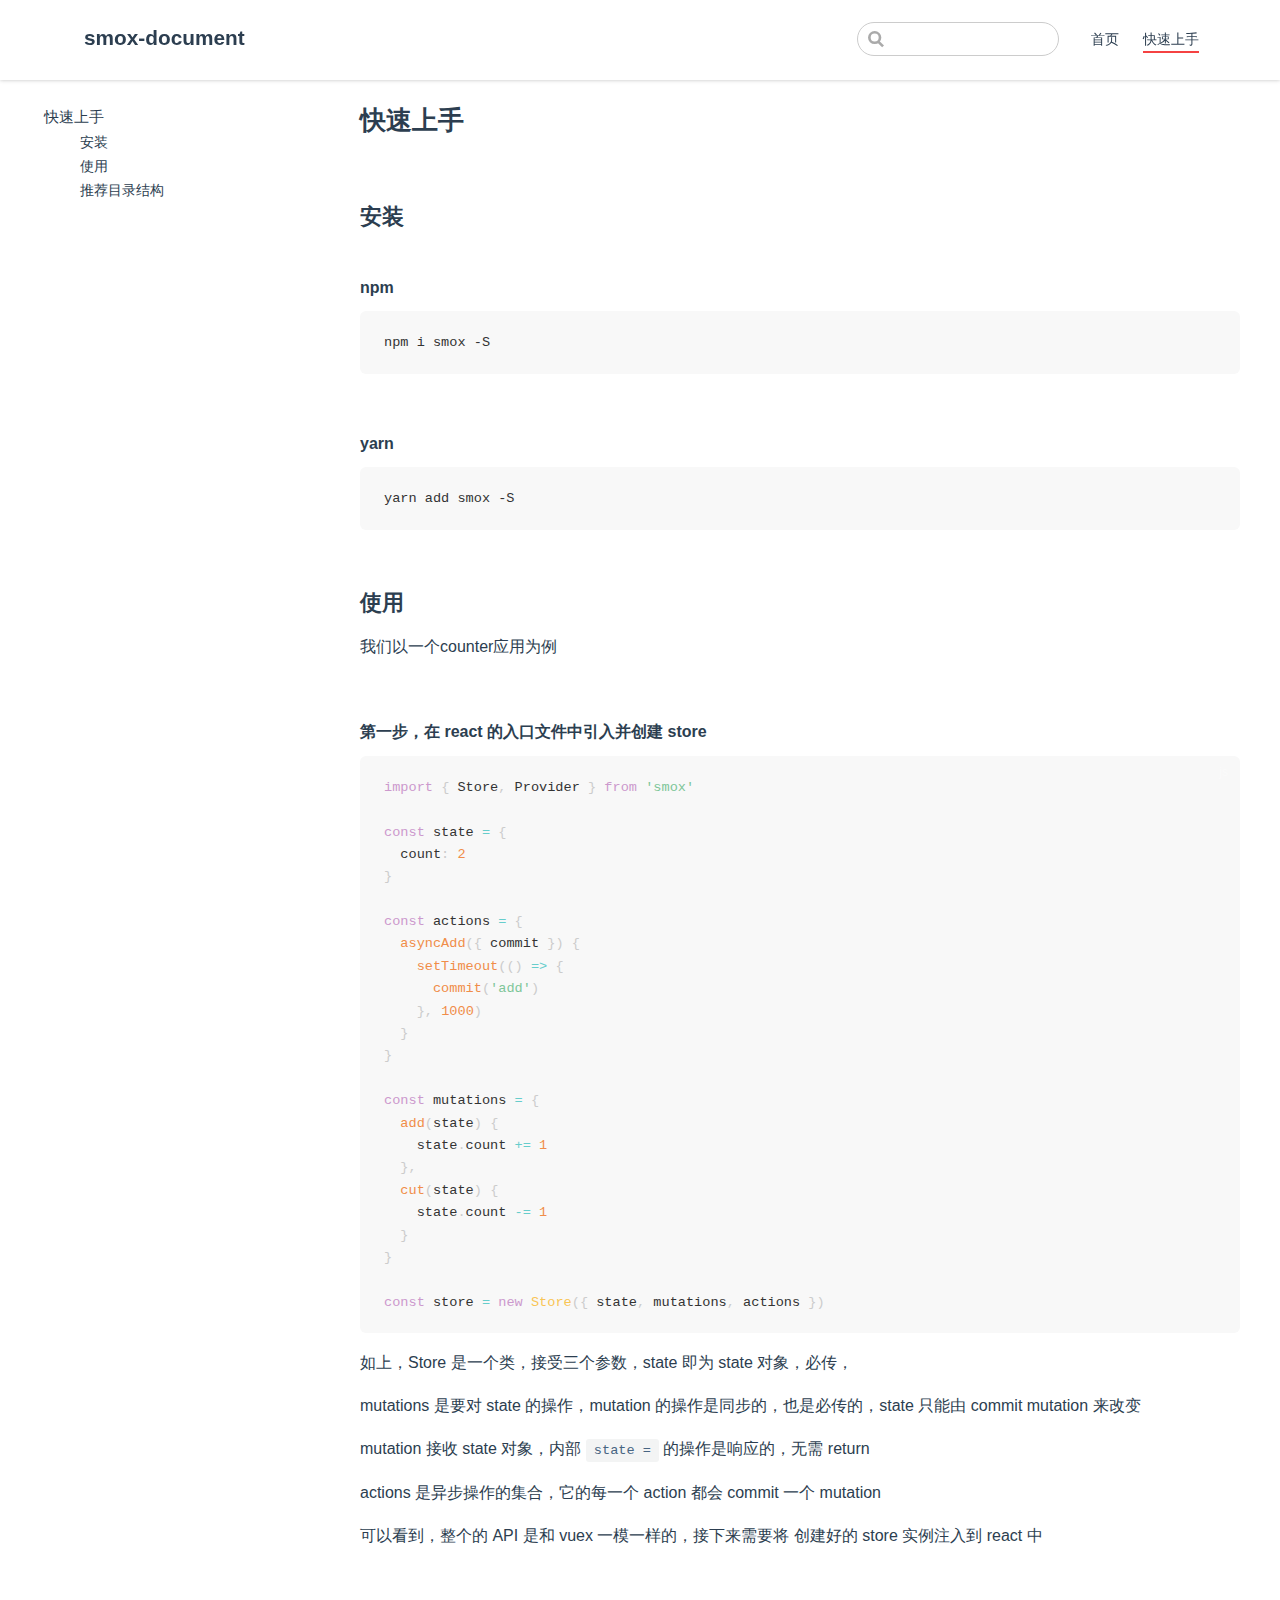
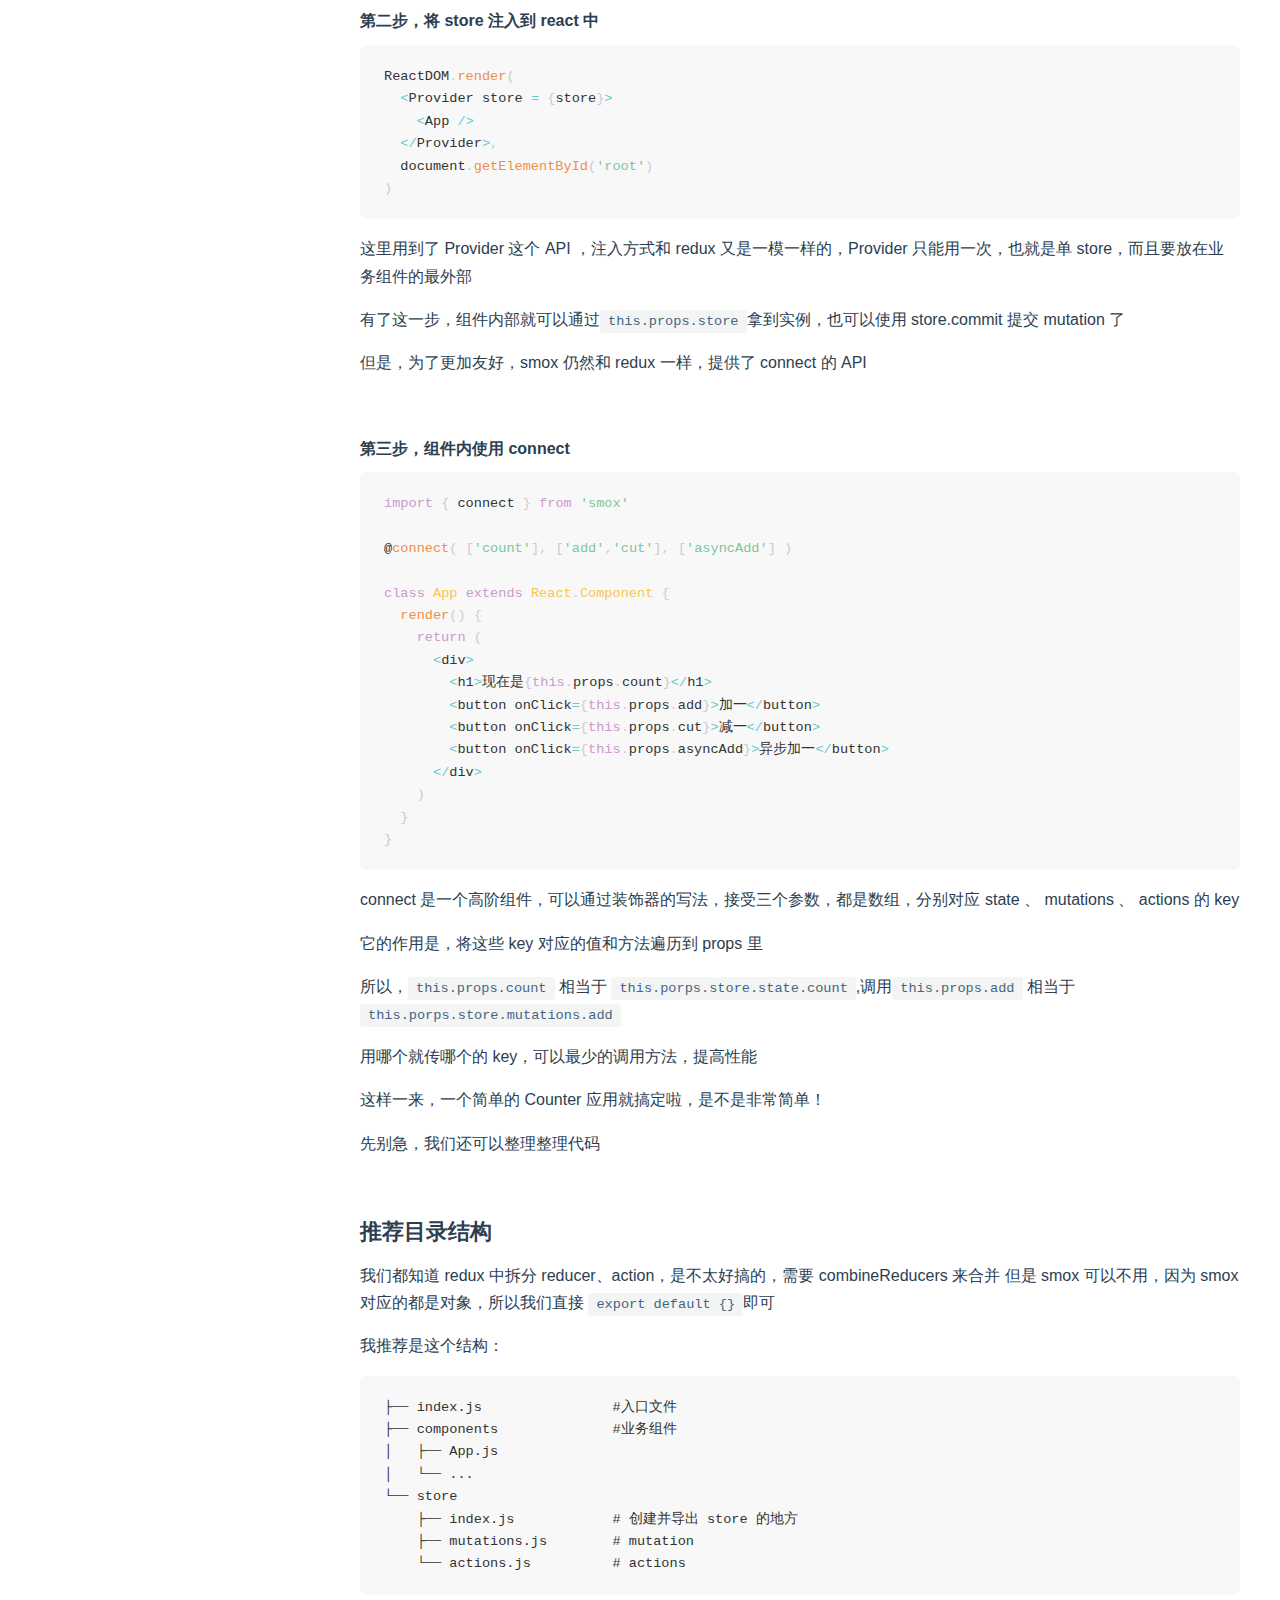
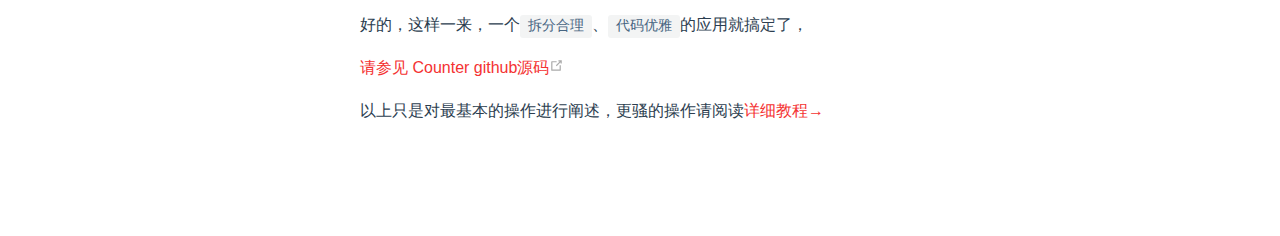
<file: quickstart/index.html>
<!DOCTYPE html>
<html lang="en-US">
  <head>
    <meta charset="utf-8">
    <meta name="viewport" content="width=device-width,initial-scale=1">
    <title>快速上手 | smox-document</title>
    <meta name="description" content="smox docs">
    
    
    <link rel="preload" href="/assets/css/2.styles.7179e3a3.css" as="style"><link rel="preload" href="/assets/js/app.c0069fe3.js" as="script"><link rel="preload" href="/assets/js/0.6d137161.js" as="script"><link rel="prefetch" href="/assets/js/1.d8e14167.js">
    <link rel="stylesheet" href="/assets/css/2.styles.7179e3a3.css">
  </head>
  <body>
    <div id="app" data-server-rendered="true"><div class="theme-container"><header class="navbar"><div class="sidebar-button"><svg xmlns="http://www.w3.org/2000/svg" aria-hidden="true" role="img" viewBox="0 0 448 512" class="icon"><path fill="currentColor" d="M436 124H12c-6.627 0-12-5.373-12-12V80c0-6.627 5.373-12 12-12h424c6.627 0 12 5.373 12 12v32c0 6.627-5.373 12-12 12zm0 160H12c-6.627 0-12-5.373-12-12v-32c0-6.627 5.373-12 12-12h424c6.627 0 12 5.373 12 12v32c0 6.627-5.373 12-12 12zm0 160H12c-6.627 0-12-5.373-12-12v-32c0-6.627 5.373-12 12-12h424c6.627 0 12 5.373 12 12v32c0 6.627-5.373 12-12 12z"></path></svg></div><a href="/" class="home-link router-link-active"><!----><span class="site-name">
      smox-document
    </span></a><div class="links"><div class="search-box"><input aria-label="Search" autocomplete="off" spellcheck="false" value=""><!----></div><nav class="nav-links can-hide"><div class="nav-item"><a href="/" class="nav-link">首页</a></div><div class="nav-item"><a href="/quickstart/" class="nav-link router-link-exact-active router-link-active">快速上手</a></div><div class="nav-item"><a href="https://github.com/132yse/smox" target="_blank" rel="noopener noreferrer" class="nav-link external">
  Github
  <svg xmlns="http://www.w3.org/2000/svg" aria-hidden="true" x="0px" y="0px" viewBox="0 0 100 100" width="15" height="15" class="icon outbound"><path fill="currentColor" d="M18.8,85.1h56l0,0c2.2,0,4-1.8,4-4v-32h-8v28h-48v-48h28v-8h-32l0,0c-2.2,0-4,1.8-4,4v56C14.8,83.3,16.6,85.1,18.8,85.1z"></path><polygon fill="currentColor" points="45.7,48.7 51.3,54.3 77.2,28.5 77.2,37.2 85.2,37.2 85.2,14.9 62.8,14.9 62.8,22.9 71.5,22.9"></polygon></svg></a></div><!----></nav></div></header><div class="sidebar-mask"></div><div class="sidebar"><nav class="nav-links"><div class="nav-item"><a href="/" class="nav-link">首页</a></div><div class="nav-item"><a href="/quickstart/" class="nav-link router-link-exact-active router-link-active">快速上手</a></div><div class="nav-item"><a href="https://github.com/132yse/smox" target="_blank" rel="noopener noreferrer" class="nav-link external">
  Github
  <svg xmlns="http://www.w3.org/2000/svg" aria-hidden="true" x="0px" y="0px" viewBox="0 0 100 100" width="15" height="15" class="icon outbound"><path fill="currentColor" d="M18.8,85.1h56l0,0c2.2,0,4-1.8,4-4v-32h-8v28h-48v-48h28v-8h-32l0,0c-2.2,0-4,1.8-4,4v56C14.8,83.3,16.6,85.1,18.8,85.1z"></path><polygon fill="currentColor" points="45.7,48.7 51.3,54.3 77.2,28.5 77.2,37.2 85.2,37.2 85.2,14.9 62.8,14.9 62.8,22.9 71.5,22.9"></polygon></svg></a></div><!----></nav><ul class="sidebar-links"><li><div class="sidebar-group first"><p class="sidebar-heading open"><span>快速上手</span><!----></p><ul class="sidebar-group-items"><li><a href="/quickstart/#快速上手" class="sidebar-link">快速上手</a><ul class="sidebar-sub-headers"><li class="sidebar-sub-header"><a href="/quickstart/#安装" class="sidebar-link">安装</a></li><li class="sidebar-sub-header"><a href="/quickstart/#使用" class="sidebar-link">使用</a></li><li class="sidebar-sub-header"><a href="/quickstart/#推荐目录结构" class="sidebar-link">推荐目录结构</a></li></ul></li></ul></div></li></ul></div><div class="page"><div class="content"><h2 id="快速上手"><a href="#快速上手" aria-hidden="true" class="header-anchor">#</a> 快速上手</h2><h3 id="安装"><a href="#安装" aria-hidden="true" class="header-anchor">#</a> 安装</h3><h4 id="npm"><a href="#npm" aria-hidden="true" class="header-anchor">#</a> npm</h4><div class="language-shell extra-class"><pre class="language-text"><code>npm i smox -S
</code></pre></div><h4 id="yarn"><a href="#yarn" aria-hidden="true" class="header-anchor">#</a> yarn</h4><div class="language-shell extra-class"><pre class="language-text"><code>yarn add smox -S
</code></pre></div><h3 id="使用"><a href="#使用" aria-hidden="true" class="header-anchor">#</a> 使用</h3><p>我们以一个counter应用为例</p><h4 id="第一步，在-react-的入口文件中引入并创建-store"><a href="#第一步，在-react-的入口文件中引入并创建-store" aria-hidden="true" class="header-anchor">#</a> 第一步，在 react 的入口文件中引入并创建 store</h4><div class="language-javascript extra-class"><pre class="language-javascript"><code><span class="token keyword">import</span> <span class="token punctuation">{</span> Store<span class="token punctuation">,</span> Provider <span class="token punctuation">}</span> <span class="token keyword">from</span> <span class="token string">'smox'</span>

<span class="token keyword">const</span> state <span class="token operator">=</span> <span class="token punctuation">{</span>
  count<span class="token punctuation">:</span> <span class="token number">2</span>
<span class="token punctuation">}</span>

<span class="token keyword">const</span> actions <span class="token operator">=</span> <span class="token punctuation">{</span>
  <span class="token function">asyncAdd</span><span class="token punctuation">(</span><span class="token punctuation">{</span> commit <span class="token punctuation">}</span><span class="token punctuation">)</span> <span class="token punctuation">{</span>
    <span class="token function">setTimeout</span><span class="token punctuation">(</span><span class="token punctuation">(</span><span class="token punctuation">)</span> <span class="token operator">=&gt;</span> <span class="token punctuation">{</span>
      <span class="token function">commit</span><span class="token punctuation">(</span><span class="token string">'add'</span><span class="token punctuation">)</span>
    <span class="token punctuation">}</span><span class="token punctuation">,</span> <span class="token number">1000</span><span class="token punctuation">)</span>
  <span class="token punctuation">}</span>
<span class="token punctuation">}</span>

<span class="token keyword">const</span> mutations <span class="token operator">=</span> <span class="token punctuation">{</span>
  <span class="token function">add</span><span class="token punctuation">(</span>state<span class="token punctuation">)</span> <span class="token punctuation">{</span>
    state<span class="token punctuation">.</span>count <span class="token operator">+=</span> <span class="token number">1</span>
  <span class="token punctuation">}</span><span class="token punctuation">,</span>
  <span class="token function">cut</span><span class="token punctuation">(</span>state<span class="token punctuation">)</span> <span class="token punctuation">{</span>
    state<span class="token punctuation">.</span>count <span class="token operator">-=</span> <span class="token number">1</span>
  <span class="token punctuation">}</span>
<span class="token punctuation">}</span>

<span class="token keyword">const</span> store <span class="token operator">=</span> <span class="token keyword">new</span> <span class="token class-name">Store</span><span class="token punctuation">(</span><span class="token punctuation">{</span> state<span class="token punctuation">,</span> mutations<span class="token punctuation">,</span> actions <span class="token punctuation">}</span><span class="token punctuation">)</span>
</code></pre></div><p>如上，Store 是一个类，接受三个参数，state 即为 state 对象，必传，</p><p>mutations 是要对 state 的操作，mutation 的操作是同步的，也是必传的，state 只能由 commit mutation 来改变</p><p>mutation 接收 state 对象，内部 <code>state =</code> 的操作是响应的，无需 return</p><p>actions 是异步操作的集合，它的每一个 action 都会 commit 一个 mutation</p><p>可以看到，整个的 API 是和 vuex 一模一样的，接下来需要将 创建好的 store 实例注入到 react 中</p><h4 id="第二步，将-store-注入到-react-中"><a href="#第二步，将-store-注入到-react-中" aria-hidden="true" class="header-anchor">#</a> 第二步，将 store 注入到 react 中</h4><div class="language-javascript extra-class"><pre class="language-javascript"><code>ReactDOM<span class="token punctuation">.</span><span class="token function">render</span><span class="token punctuation">(</span>
  <span class="token operator">&lt;</span>Provider store <span class="token operator">=</span> <span class="token punctuation">{</span>store<span class="token punctuation">}</span><span class="token operator">&gt;</span>
    <span class="token operator">&lt;</span>App <span class="token operator">/</span><span class="token operator">&gt;</span>
  <span class="token operator">&lt;</span><span class="token operator">/</span>Provider<span class="token operator">&gt;</span><span class="token punctuation">,</span>
  document<span class="token punctuation">.</span><span class="token function">getElementById</span><span class="token punctuation">(</span><span class="token string">'root'</span><span class="token punctuation">)</span>
<span class="token punctuation">)</span>
</code></pre></div><p>这里用到了 Provider 这个 API ，注入方式和 redux 又是一模一样的，Provider 只能用一次，也就是单 store，而且要放在业务组件的最外部</p><p>有了这一步，组件内部就可以通过<code>this.props.store</code>拿到实例，也可以使用 store.commit 提交 mutation 了</p><p>但是，为了更加友好，smox 仍然和 redux 一样，提供了 connect 的 API</p><h4 id="第三步，组件内使用-connect"><a href="#第三步，组件内使用-connect" aria-hidden="true" class="header-anchor">#</a> 第三步，组件内使用 connect</h4><div class="language-javascript extra-class"><pre class="language-javascript"><code><span class="token keyword">import</span> <span class="token punctuation">{</span> connect <span class="token punctuation">}</span> <span class="token keyword">from</span> <span class="token string">'smox'</span>

@<span class="token function">connect</span><span class="token punctuation">(</span> <span class="token punctuation">[</span><span class="token string">'count'</span><span class="token punctuation">]</span><span class="token punctuation">,</span> <span class="token punctuation">[</span><span class="token string">'add'</span><span class="token punctuation">,</span><span class="token string">'cut'</span><span class="token punctuation">]</span><span class="token punctuation">,</span> <span class="token punctuation">[</span><span class="token string">'asyncAdd'</span><span class="token punctuation">]</span> <span class="token punctuation">)</span>

<span class="token keyword">class</span> <span class="token class-name">App</span> <span class="token keyword">extends</span> <span class="token class-name">React<span class="token punctuation">.</span>Component</span> <span class="token punctuation">{</span>
  <span class="token function">render</span><span class="token punctuation">(</span><span class="token punctuation">)</span> <span class="token punctuation">{</span>
    <span class="token keyword">return</span> <span class="token punctuation">(</span>
      <span class="token operator">&lt;</span>div<span class="token operator">&gt;</span>
        <span class="token operator">&lt;</span>h1<span class="token operator">&gt;</span>现在是<span class="token punctuation">{</span><span class="token keyword">this</span><span class="token punctuation">.</span>props<span class="token punctuation">.</span>count<span class="token punctuation">}</span><span class="token operator">&lt;</span><span class="token operator">/</span>h1<span class="token operator">&gt;</span>
        <span class="token operator">&lt;</span>button onClick<span class="token operator">=</span><span class="token punctuation">{</span><span class="token keyword">this</span><span class="token punctuation">.</span>props<span class="token punctuation">.</span>add<span class="token punctuation">}</span><span class="token operator">&gt;</span>加一<span class="token operator">&lt;</span><span class="token operator">/</span>button<span class="token operator">&gt;</span>
        <span class="token operator">&lt;</span>button onClick<span class="token operator">=</span><span class="token punctuation">{</span><span class="token keyword">this</span><span class="token punctuation">.</span>props<span class="token punctuation">.</span>cut<span class="token punctuation">}</span><span class="token operator">&gt;</span>减一<span class="token operator">&lt;</span><span class="token operator">/</span>button<span class="token operator">&gt;</span>
        <span class="token operator">&lt;</span>button onClick<span class="token operator">=</span><span class="token punctuation">{</span><span class="token keyword">this</span><span class="token punctuation">.</span>props<span class="token punctuation">.</span>asyncAdd<span class="token punctuation">}</span><span class="token operator">&gt;</span>异步加一<span class="token operator">&lt;</span><span class="token operator">/</span>button<span class="token operator">&gt;</span>
      <span class="token operator">&lt;</span><span class="token operator">/</span>div<span class="token operator">&gt;</span>
    <span class="token punctuation">)</span>
  <span class="token punctuation">}</span>
<span class="token punctuation">}</span>
</code></pre></div><p>connect 是一个高阶组件，可以通过装饰器的写法，接受三个参数，都是数组，分别对应 state 、 mutations 、 actions 的 key</p><p>它的作用是，将这些 key 对应的值和方法遍历到 props 里</p><p>所以，<code>this.props.count</code> 相当于 <code>this.porps.store.state.count</code>,调用<code>this.props.add</code> 相当于 <code>this.porps.store.mutations.add</code></p><p>用哪个就传哪个的 key，可以最少的调用方法，提高性能</p><p>这样一来，一个简单的 Counter 应用就搞定啦，是不是非常简单！</p><p>先别急，我们还可以整理整理代码</p><h3 id="推荐目录结构"><a href="#推荐目录结构" aria-hidden="true" class="header-anchor">#</a> 推荐目录结构</h3><p>我们都知道 redux 中拆分 reducer、action，是不太好搞的，需要 combineReducers 来合并
但是 smox 可以不用，因为 smox 对应的都是对象，所以我们直接 <code>export default {}</code>即可</p><p>我推荐是这个结构：</p><div class="language-shell extra-class"><pre class="language-text"><code>├── index.js                #入口文件
├── components              #业务组件
│   ├── App.js 
│   └── ...
└── store
    ├── index.js            # 创建并导出 store 的地方
    ├── mutations.js        # mutation
    └── actions.js          # actions
</code></pre></div><p>好的，这样一来，一个<code>拆分合理</code>、<code>代码优雅</code>的应用就搞定了，</p><p><a href="https://github.com/132yse/smox-counter" target="_blank" rel="noopener noreferrer">请参见 Counter github源码<svg xmlns="http://www.w3.org/2000/svg" aria-hidden="true" x="0px" y="0px" viewBox="0 0 100 100" width="15" height="15" class="icon outbound"><path fill="currentColor" d="M18.8,85.1h56l0,0c2.2,0,4-1.8,4-4v-32h-8v28h-48v-48h28v-8h-32l0,0c-2.2,0-4,1.8-4,4v56C14.8,83.3,16.6,85.1,18.8,85.1z"></path><polygon fill="currentColor" points="45.7,48.7 51.3,54.3 77.2,28.5 77.2,37.2 85.2,37.2 85.2,14.9 62.8,14.9 62.8,22.9 71.5,22.9"></polygon></svg></a></p><p>以上只是对最基本的操作进行阐述，更骚的操作请阅读<a href="/guide/">详细教程→</a></p></div><div class="page-edit"><!----><!----></div><!----></div></div></div>
    <script src="/assets/js/0.6d137161.js" defer></script><script src="/assets/js/app.c0069fe3.js" defer></script>
  </body>
</html>
</file>
<file: assets/css/2.styles.7179e3a3.css>
.home{padding:3.6rem 2rem 0;max-width:960px;margin:0 auto}.home .hero{text-align:center}.home .hero img{max-height:280px;display:block;margin:3rem auto 1.5rem}.home .hero h1{font-size:3rem}.home .hero .action,.home .hero .description,.home .hero h1{margin:1.8rem auto}.home .hero .description{max-width:35rem;font-size:1.6rem;line-height:1.3;color:#6a8bad}.home .hero .action-button{display:inline-block;font-size:1.2rem;color:#fff;background-color:#f43232;padding:.8rem 1.6rem;border-radius:4px;transition:background-color .1s ease;box-sizing:border-box;border-bottom:1px solid #f31616}.home .hero .action-button:hover{background-color:#f54747}.home .features{border-top:1px solid #e3e3e3;padding:1.2rem 0;margin-top:2.5rem;display:flex;flex-wrap:wrap;align-items:flex-start;align-content:stretch;justify-content:space-between}.home .feature{flex-grow:1;flex-basis:30%;max-width:30%}.home .feature h2{font-size:1.4rem;font-weight:500;border-bottom:none;padding-bottom:0;color:#3a5169}.home .feature p{color:#4e6e8e}.home .footer{padding:2.5rem;border-top:1px solid #e3e3e3;text-align:center;color:#4e6e8e}@media (max-width:719px){.home .features{flex-direction:column}.home .feature{max-width:100%;padding:0 2.5rem}}@media (max-width:419px){.home{padding-left:1.5rem;padding-right:1.5rem}.home .hero img{max-height:210px;margin:2rem auto 1.2rem}.home .hero h1{font-size:2rem}.home .hero .action,.home .hero .description,.home .hero h1{margin:1.2rem auto}.home .hero .description{font-size:1.2rem}.home .hero .action-button{font-size:1rem;padding:.6rem 1.2rem}.home .feature h2{font-size:1.25rem}}.sidebar-button{display:none;width:1.25rem;height:1.25rem;position:absolute;padding:.6rem;top:.6rem;left:1rem}.sidebar-button .icon{display:block;width:1.25rem;height:1.25rem}@media (max-width:719px){.sidebar-button{display:block}}.search-box{display:inline-block;position:relative;margin-right:.5rem}.search-box input{cursor:text;width:10rem;color:#4e6e8e;display:inline-block;border:1px solid #ccc;border-radius:2rem;font-size:.9rem;line-height:2rem;padding:0 .5rem 0 2rem;outline:none;transition:all .2s ease;background:#fff url(/assets/img/search.83621669.svg) .6rem .5rem no-repeat;background-size:1rem}.search-box input:focus{cursor:auto;border-color:#f43232}.search-box .suggestions{background:#fff;width:20rem;position:absolute;top:1.5rem;border:1px solid #ccc;border-radius:6px;padding:.4rem;list-style-type:none}.search-box .suggestions.align-right{right:0}.search-box .suggestion{line-height:1.4;padding:.4rem .6rem;border-radius:4px;cursor:pointer}.search-box .suggestion a{color:#5d82a6}.search-box .suggestion a .page-title{font-weight:600}.search-box .suggestion a .header{font-size:.9em;margin-left:.25em}.search-box .suggestion.focused{background-color:#f3f4f5}.search-box .suggestion.focused a{color:#f43232}@media (max-width:959px){.search-box input{cursor:pointer;width:0;border-color:transparent;position:relative;left:1rem}.search-box input:focus{cursor:text;left:0;width:10rem}}@media (max-width:959px) and (min-width:719px){.search-box .suggestions{left:0}}@media (max-width:719px){.search-box{margin-right:0}.search-box .suggestions{right:0}}@media (max-width:419px){.search-box .suggestions{width:calc(100vw - 4rem)}.search-box input:focus{width:8rem}}.dropdown-enter,.dropdown-leave-to{height:0!important}.dropdown-wrapper .dropdown-title{display:block}.dropdown-wrapper .dropdown-title:hover{border-color:transparent}.dropdown-wrapper .dropdown-title .arrow{vertical-align:middle;margin-top:-1px;margin-left:.4rem}.dropdown-wrapper .nav-dropdown .dropdown-item{color:inherit;line-height:1.7rem}.dropdown-wrapper .nav-dropdown .dropdown-item h4{margin:.45rem 0 0;border-top:1px solid #eee;padding:.45rem 1.5rem 0 1.25rem}.dropdown-wrapper .nav-dropdown .dropdown-item .dropdown-subitem-wrapper{padding:0;list-style:none}.dropdown-wrapper .nav-dropdown .dropdown-item .dropdown-subitem-wrapper .dropdown-subitem{font-size:.9em}.dropdown-wrapper .nav-dropdown .dropdown-item a{display:block;line-height:1.7rem;position:relative;border-bottom:none;font-weight:400;margin-bottom:0;padding:0 1.5rem 0 1.25rem}.dropdown-wrapper .nav-dropdown .dropdown-item a.router-link-active,.dropdown-wrapper .nav-dropdown .dropdown-item a:hover{color:#f43232}.dropdown-wrapper .nav-dropdown .dropdown-item a.router-link-active:after{content:"";width:0;height:0;border-left:5px solid #f43232;border-top:3px solid transparent;border-bottom:3px solid transparent;position:absolute;top:calc(50% - 2px);left:9px}.dropdown-wrapper .nav-dropdown .dropdown-item:first-child h4{margin-top:0;padding-top:0;border-top:0}@media (max-width:719px){.dropdown-wrapper.open .dropdown-title{margin-bottom:.5rem}.dropdown-wrapper .nav-dropdown{transition:height .1s ease-out;overflow:hidden}.dropdown-wrapper .nav-dropdown .dropdown-item h4{border-top:0;margin-top:0;padding-top:0}.dropdown-wrapper .nav-dropdown .dropdown-item>a,.dropdown-wrapper .nav-dropdown .dropdown-item h4{font-size:15px;line-height:2rem}.dropdown-wrapper .nav-dropdown .dropdown-item .dropdown-subitem{font-size:14px;padding-left:1rem}}@media (min-width:719px){.dropdown-wrapper{height:1.8rem}.dropdown-wrapper:hover .nav-dropdown{display:block!important}.dropdown-wrapper .dropdown-title .arrow{border-left:4px solid transparent;border-right:4px solid transparent;border-top:6px solid #ccc;border-bottom:0}.dropdown-wrapper .nav-dropdown{display:none;height:auto!important;box-sizing:border-box;max-height:calc(100vh - 2.7rem);overflow-y:auto;position:absolute;top:100%;right:0;background-color:#fff;padding:.6rem 0;border:1px solid #ddd;border-bottom-color:#ccc;text-align:left;border-radius:.25rem;white-space:nowrap;margin:0}}.nav-links{display:inline-block}.nav-links a{line-height:1.4rem;color:inherit}.nav-links a.router-link-active,.nav-links a:hover{color:#f43232}.nav-links .nav-item{cursor:pointer;position:relative;display:inline-block;margin-left:1.5rem;line-height:2rem}.nav-links .repo-link{margin-left:1.5rem}@media (max-width:719px){.nav-links .nav-item,.nav-links .repo-link{margin-left:0}}@media (min-width:719px){.nav-links a.router-link-active,.nav-links a:hover{color:#2c3e50}.nav-item>a:not(.external).router-link-active,.nav-item>a:not(.external):hover{margin-bottom:-2px;border-bottom:2px solid #f54242}}.navbar{padding:.7rem 1.5rem;line-height:2.2rem;position:relative}.navbar a,.navbar img,.navbar span{display:inline-block}.navbar .logo{height:2.2rem;min-width:2.2rem;margin-right:.8rem;vertical-align:top}.navbar .site-name{font-size:1.3rem;font-weight:600;color:#2c3e50;position:relative}.navbar .links{font-size:.9rem;position:absolute;right:1.5rem;top:.7rem}@media (max-width:719px){.navbar{padding-left:4rem}.navbar .can-hide{display:none}}.page-edit,.page-nav{max-width:740px;margin:0 auto;padding:2rem 2.5rem}@media (max-width:959px){.page-edit,.page-nav{padding:2rem}}@media (max-width:419px){.page-edit,.page-nav{padding:1.5rem}}.page{padding-bottom:2rem}.page-edit{padding-top:1rem;padding-bottom:1rem;overflow:auto}.page-edit .edit-link{display:inline-block}.page-edit .edit-link a{color:#4e6e8e;margin-right:.25rem}.page-edit .last-updated{float:right;font-size:.9em}.page-edit .last-updated .prefix{font-weight:500;color:#4e6e8e}.page-edit .last-updated .time{font-weight:400;color:#aaa}.page-nav{padding-top:1rem;padding-bottom:0}.page-nav .inner{min-height:2rem;margin-top:0;border-top:1px solid #e3e3e3;padding-top:1rem;overflow:auto}.page-nav .next{float:right}@media (max-width:719px){.page-edit .edit-link{margin-bottom:.5rem}.page-edit .last-updated{font-size:.8em;float:none;text-align:left}}.sidebar .sidebar-sub-headers{padding-left:1rem;font-size:.95em}a.sidebar-link{font-weight:400;display:inline-block;color:#2c3e50;border-left:.25rem solid transparent;padding:.35rem 1rem .35rem 1.25rem;line-height:1.4;width:100%;box-sizing:border-box}a.sidebar-link:hover{color:#f43232}a.sidebar-link.active{font-weight:600;color:#f43232;border-left-color:#f43232}.sidebar-group a.sidebar-link{padding-left:2rem}.sidebar-sub-headers a.sidebar-link{padding-top:.25rem;padding-bottom:.25rem;border-left:none}.sidebar-sub-headers a.sidebar-link.active{font-weight:500}.sidebar-group:not(.first){margin-top:1em}.sidebar-group .sidebar-group{padding-left:.5em}.sidebar-group:not(.collapsable) .sidebar-heading{cursor:auto;color:inherit}.sidebar-heading{color:#999;transition:color .15s ease;cursor:pointer;font-size:1.1em;font-weight:700;padding:0 1.5rem;margin-top:0;margin-bottom:.5rem}.sidebar-heading.open,.sidebar-heading:hover{color:inherit}.sidebar-heading .arrow{position:relative;top:-.12em;left:.5em}.sidebar-heading:.open .arrow{top:-.18em}.sidebar-group-items{transition:height .1s ease-out;overflow:hidden}.sidebar ul{padding:0;margin:0;list-style-type:none}.sidebar a{display:inline-block}.sidebar .nav-links{display:none;border-bottom:1px solid #e3e3e3;padding:.5rem 0 .75rem 0}.sidebar .nav-links a{font-weight:600}.sidebar .nav-links .nav-item,.sidebar .nav-links .repo-link{display:block;line-height:1.25rem;font-size:1.1em;padding:.5rem 0 .5rem 1.5rem}.sidebar .sidebar-links{padding:1.5rem 0}@media (max-width:719px){.sidebar .nav-links{display:block}.sidebar .nav-links .dropdown-wrapper .nav-dropdown .dropdown-item a.router-link-active:after{top:calc(1rem - 2px)}.sidebar .sidebar-links{padding:1rem 0}}code[class*=language-],pre[class*=language-]{color:#ccc;background:none;font-family:Consolas,Monaco,Andale Mono,Ubuntu Mono,monospace;text-align:left;white-space:pre;word-spacing:normal;word-break:normal;word-wrap:normal;line-height:1.5;-moz-tab-size:4;-o-tab-size:4;tab-size:4;-webkit-hyphens:none;-ms-hyphens:none;hyphens:none}pre[class*=language-]{padding:1em;margin:.5em 0;overflow:auto}:not(pre)>code[class*=language-],pre[class*=language-]{background:#2d2d2d}:not(pre)>code[class*=language-]{padding:.1em;border-radius:.3em;white-space:normal}.token.block-comment,.token.cdata,.token.comment,.token.doctype,.token.prolog{color:#999}.token.punctuation{color:#ccc}.token.attr-name,.token.deleted,.token.namespace,.token.tag{color:#e2777a}.token.function-name{color:#6196cc}.token.boolean,.token.function,.token.number{color:#f08d49}.token.class-name,.token.constant,.token.property,.token.symbol{color:#f8c555}.token.atrule,.token.builtin,.token.important,.token.keyword,.token.selector{color:#cc99cd}.token.attr-value,.token.char,.token.regex,.token.string,.token.variable{color:#7ec699}.token.entity,.token.operator,.token.url{color:#67cdcc}.token.bold,.token.important{font-weight:700}.token.italic{font-style:italic}.token.entity{cursor:help}.token.inserted{color:green}#nprogress{pointer-events:none}#nprogress .bar{background:#f43232;position:fixed;z-index:1031;top:0;left:0;width:100%;height:2px}#nprogress .peg{display:block;position:absolute;right:0;width:100px;height:100%;box-shadow:0 0 10px #f43232,0 0 5px #f43232;opacity:1;transform:rotate(3deg) translateY(-4px)}#nprogress .spinner{display:block;position:fixed;z-index:1031;top:15px;right:15px}#nprogress .spinner-icon{width:18px;height:18px;box-sizing:border-box;border:2px solid transparent;border-top-color:#f43232;border-left-color:#f43232;border-radius:50%;animation:nprogress-spinner .4s linear infinite}.nprogress-custom-parent{overflow:hidden;position:relative}.nprogress-custom-parent #nprogress .bar,.nprogress-custom-parent #nprogress .spinner{position:absolute}@keyframes nprogress-spinner{0%{transform:rotate(0deg)}to{transform:rotate(1turn)}}.content code{color:#476582;padding:.25rem .5rem;margin:0;font-size:.85em;background-color:rgba(27,31,35,.05);border-radius:3px}.content pre,.content pre[class*=language-]{line-height:1.4;padding:1.25rem 1.5rem;margin:.85rem 0;background:transparent;overflow:auto}.content pre[class*=language-] code,.content pre code{color:#fff;padding:0;background-color:transparent;border-radius:0}div[class*=language-]{position:relative;background-color:#f8f8f8;border-radius:6px}div[class*=language-] .highlight-lines{-webkit-user-select:none;-moz-user-select:none;-ms-user-select:none;user-select:none;padding-top:1.3rem;position:absolute;top:0;left:0;width:100%;line-height:1.4}div[class*=language-] .highlight-lines .highlighted{background-color:rgba(0,0,0,.66)}div[class*=language-] pre{position:relative;z-index:1}div[class*=language-]:before{position:absolute;z-index:3;top:.8em;right:1em;font-size:.75rem;color:hsla(0,0%,100%,.4)}div[class*=language-]:not(.line-numbers-mode) .line-numbers-wrapper{display:none}div[class*=language-].line-numbers-mode .highlight-lines .highlighted{position:relative}div[class*=language-].line-numbers-mode .highlight-lines .highlighted:before{content:" ";position:absolute;z-index:3;left:0;top:0;display:block;width:3.5rem;height:100%;background-color:rgba(0,0,0,.66)}div[class*=language-].line-numbers-mode pre{padding-left:4.5rem;vertical-align:middle}div[class*=language-].line-numbers-mode .line-numbers-wrapper{position:absolute;top:0;width:3.5rem;text-align:center;color:hsla(0,0%,100%,.3);padding:1.25rem 0;line-height:1.4}div[class*=language-].line-numbers-mode .line-numbers-wrapper .line-number,div[class*=language-].line-numbers-mode .line-numbers-wrapper br{-webkit-user-select:none;-moz-user-select:none;-ms-user-select:none;user-select:none}div[class*=language-].line-numbers-mode .line-numbers-wrapper .line-number{position:relative;z-index:4;font-size:.85em}div[class*=language-].line-numbers-mode:after{content:"";position:absolute;z-index:2;top:0;left:0;width:3.5rem;height:100%;border-radius:6px 0 0 6px;border-right:1px solid rgba(0,0,0,.66);background-color:#f8f8f8}div[class~=language-js]:before{content:"js"}div[class~=language-ts]:before{content:"ts"}div[class~=language-html]:before{content:"html"}div[class~=language-md]:before{content:"md"}div[class~=language-vue]:before{content:"vue"}div[class~=language-css]:before{content:"css"}div[class~=language-sass]:before{content:"sass"}div[class~=language-scss]:before{content:"scss"}div[class~=language-less]:before{content:"less"}div[class~=language-stylus]:before{content:"stylus"}div[class~=language-go]:before{content:"go"}div[class~=language-java]:before{content:"java"}div[class~=language-c]:before{content:"c"}div[class~=language-sh]:before{content:"sh"}div[class~=language-yaml]:before{content:"yaml"}div[class~=language-javascript]:before{content:"js"}div[class~=language-typescript]:before{content:"ts"}div[class~=language-markup]:before{content:"html"}div[class~=language-markdown]:before{content:"md"}div[class~=language-json]:before{content:"json"}div[class~=language-ruby]:before{content:"rb"}div[class~=language-python]:before{content:"py"}div[class~=language-bash]:before{content:"sh"}.custom-block .custom-block-title{font-weight:600;margin-bottom:-.4rem}.custom-block.danger,.custom-block.tip,.custom-block.warning{padding:.1rem 1.5rem;border-left-width:.5rem;border-left-style:solid;margin:1rem 0}.custom-block.tip{background-color:#f3f5f7;border-color:#42b983}.custom-block.warning{background-color:rgba(255,229,100,.3);border-color:#e7c000;color:#6b5900}.custom-block.warning .custom-block-title{color:#b29400}.custom-block.warning a{color:#2c3e50}.custom-block.danger{background-color:#ffe6e6;border-color:#c00;color:#4d0000}.custom-block.danger .custom-block-title{color:#900}.custom-block.danger a{color:#2c3e50}.arrow{display:inline-block;width:0;height:0}.arrow.up{border-bottom:6px solid #ccc}.arrow.down,.arrow.up{border-left:4px solid transparent;border-right:4px solid transparent}.arrow.down{border-top:6px solid #ccc}.arrow.right{border-left:6px solid #ccc}.arrow.left,.arrow.right{border-top:4px solid transparent;border-bottom:4px solid transparent}.arrow.left{border-right:6px solid #ccc}.content:not(.custom){max-width:740px;margin:0 auto;padding:2rem 2.5rem}@media (max-width:959px){.content:not(.custom){padding:2rem}}@media (max-width:419px){.content:not(.custom){padding:1.5rem}}.table-of-contents .badge{vertical-align:middle}body,html{padding:0;margin:0}body{font-family:-apple-system,BlinkMacSystemFont,Segoe UI,Roboto,Oxygen,Ubuntu,Cantarell,Fira Sans,Droid Sans,Helvetica Neue,sans-serif;-webkit-font-smoothing:antialiased;-moz-osx-font-smoothing:grayscale;font-size:16px;color:#2c3e50}.page{padding-left:20rem}.navbar{z-index:20;right:0;height:3.6rem;background-color:#fff;box-sizing:border-box;border-bottom:1px solid #e3e3e3}.navbar,.sidebar-mask{position:fixed;top:0;left:0}.sidebar-mask{z-index:9;width:100vw;height:100vh;display:none}.sidebar{font-size:15px;background-color:#fff;width:20rem;position:fixed;z-index:10;margin:0;top:3.6rem;left:0;bottom:0;box-sizing:border-box;border-right:1px solid #e3e3e3;overflow-y:auto}.content:not(.custom)>:first-child{margin-top:3.6rem}.content:not(.custom) a:hover{text-decoration:underline}.content:not(.custom) p.demo{padding:1rem 1.5rem;border:1px solid #ddd;border-radius:4px}.content:not(.custom) img{max-width:100%}.content.custom{padding:0;margin:0}.content.custom img{max-width:100%}a{font-weight:500;text-decoration:none}a,p a code{color:#f43232}p a code{font-weight:400}kbd{background:#eee;border:.15rem solid #ddd;border-bottom:.25rem solid #ddd;border-radius:.15rem;padding:0 .15em}blockquote{font-size:1.2rem;color:#999;border-left:.25rem solid #dfe2e5;margin-left:0;padding-left:1rem}ol,ul{padding-left:1.2em}strong{font-weight:600}h1,h2,h3,h4,h5,h6{font-weight:600;line-height:1.25}.content:not(.custom)>h1,.content:not(.custom)>h2,.content:not(.custom)>h3,.content:not(.custom)>h4,.content:not(.custom)>h5,.content:not(.custom)>h6{margin-top:-3.1rem;padding-top:4.6rem;margin-bottom:0}.content:not(.custom)>h1:first-child,.content:not(.custom)>h2:first-child,.content:not(.custom)>h3:first-child,.content:not(.custom)>h4:first-child,.content:not(.custom)>h5:first-child,.content:not(.custom)>h6:first-child{margin-top:-1.5rem;margin-bottom:1rem}.content:not(.custom)>h1:first-child+.custom-block,.content:not(.custom)>h1:first-child+p,.content:not(.custom)>h1:first-child+pre,.content:not(.custom)>h2:first-child+.custom-block,.content:not(.custom)>h2:first-child+p,.content:not(.custom)>h2:first-child+pre,.content:not(.custom)>h3:first-child+.custom-block,.content:not(.custom)>h3:first-child+p,.content:not(.custom)>h3:first-child+pre,.content:not(.custom)>h4:first-child+.custom-block,.content:not(.custom)>h4:first-child+p,.content:not(.custom)>h4:first-child+pre,.content:not(.custom)>h5:first-child+.custom-block,.content:not(.custom)>h5:first-child+p,.content:not(.custom)>h5:first-child+pre,.content:not(.custom)>h6:first-child+.custom-block,.content:not(.custom)>h6:first-child+p,.content:not(.custom)>h6:first-child+pre{margin-top:2rem}h1:hover .header-anchor,h2:hover .header-anchor,h3:hover .header-anchor,h4:hover .header-anchor,h5:hover .header-anchor,h6:hover .header-anchor{opacity:1}h1{font-size:2.2rem}h2{font-size:1.65rem;padding-bottom:.3rem;border-bottom:1px solid #e3e3e3}h3{font-size:1.35rem}a.header-anchor{font-size:.85em;float:left;margin-left:-.87em;padding-right:.23em;margin-top:.125em;opacity:0}a.header-anchor:hover{text-decoration:none}.line-number,code,kbd{font-family:source-code-pro,Menlo,Monaco,Consolas,Courier New,monospace}ol,p,ul{line-height:1.7}hr{border:0;border-top:1px solid #e3e3e3}table{border-collapse:collapse;margin:1rem 0;display:block;overflow-x:auto}tr{border-top:1px solid #dfe2e5}tr:nth-child(2n){background-color:#f6f8fa}td,th{border:1px solid #dfe2e5;padding:.6em 1em}.custom-layout{padding-top:3.6rem}.theme-container.sidebar-open .sidebar-mask{display:block}.theme-container.no-navbar .content:not(.custom)>h1,.theme-container.no-navbar h2,.theme-container.no-navbar h3,.theme-container.no-navbar h4,.theme-container.no-navbar h5,.theme-container.no-navbar h6{margin-top:1.5rem;padding-top:0}.theme-container.no-navbar .sidebar{top:0}.theme-container.no-navbar .custom-layout{padding-top:0}@media (min-width:720px){.theme-container.no-sidebar .sidebar{display:none}.theme-container.no-sidebar .page{padding-left:0}}@media (max-width:959px){.sidebar{font-size:15px;width:16.4rem}.page{padding-left:16.4rem}}@media (max-width:719px){.sidebar{top:0;padding-top:3.6rem;transform:translateX(-100%);transition:transform .2s ease}.page{padding-left:0}.theme-container.sidebar-open .sidebar{transform:translateX(0)}.theme-container.no-navbar .sidebar{padding-top:0}}@media (max-width:419px){h1{font-size:1.9rem}.content div[class*=language-]{margin:.85rem -1.5rem;border-radius:0}}.icon.outbound{color:#aaa;display:inline-block}h2{border-bottom:0}.home-link{height:50px;background:url(http://wx3.sinaimg.cn/mw690/0060lm7Tly1fsmdel791gj301e01et8s.jpg) no-repeat;margin-top:-15px}.navbar .site-name{padding:7px 0 0 60px}.navbar{box-shadow:0 0 4px rgba(0,0,0,.25);border-bottom:0;height:5rem;padding:1.4rem 1.5rem}.navbar .links{top:1.4rem}.nav-item:last-child{vertical-align:top}.nav-item:last-child a{display:block;background:url(http://wx4.sinaimg.cn/mw690/0060lm7Tly1fsme8novpcj300v00ut8p.jpg) no-repeat;text-indent:-9999em;height:34px;width:33px}.sidebar{border-right:0;top:5rem}a.sidebar-link{padding:0;display:inline}a.sidebar-link:hover{margin-bottom:-2px;border-bottom:2px solid #f54242}a.sidebar-link.active{border-left:0}.sidebar-sub-headers a.sidebar-link{margin:.25px 0;padding:0}.sidebar-group a.sidebar-link{padding-left:0}.sidebar-group-items{padding-left:1rem!important}.sidebar-group-items li{padding-left:1.5rem}.content:not(.custom)>:first-child{margin-top:5rem}.content:not(.custom)>h1,.content:not(.custom)>h2,.content:not(.custom)>h3,.content:not(.custom)>h4,.content:not(.custom)>h5,.content:not(.custom)>h6{padding-top:6rem}.content:not(.custom){max-width:960px}.content pre[class*=language-] code,.content pre code{color:#333}.sidebar-heading.open{display:none}.badge{display:inline-block;font-size:14px;height:18px;line-height:18px;border-radius:3px;padding:0 6px;color:#fff;margin-right:5px;background-color:#42b983}.badge.middle{vertical-align:middle}.badge.top{vertical-align:top}.badge.green,.badge.tip{background-color:#42b983}.badge.error{background-color:#da5961}.badge.warn,.badge.warning,.badge.yellow{background-color:#e7c000}
</file>
